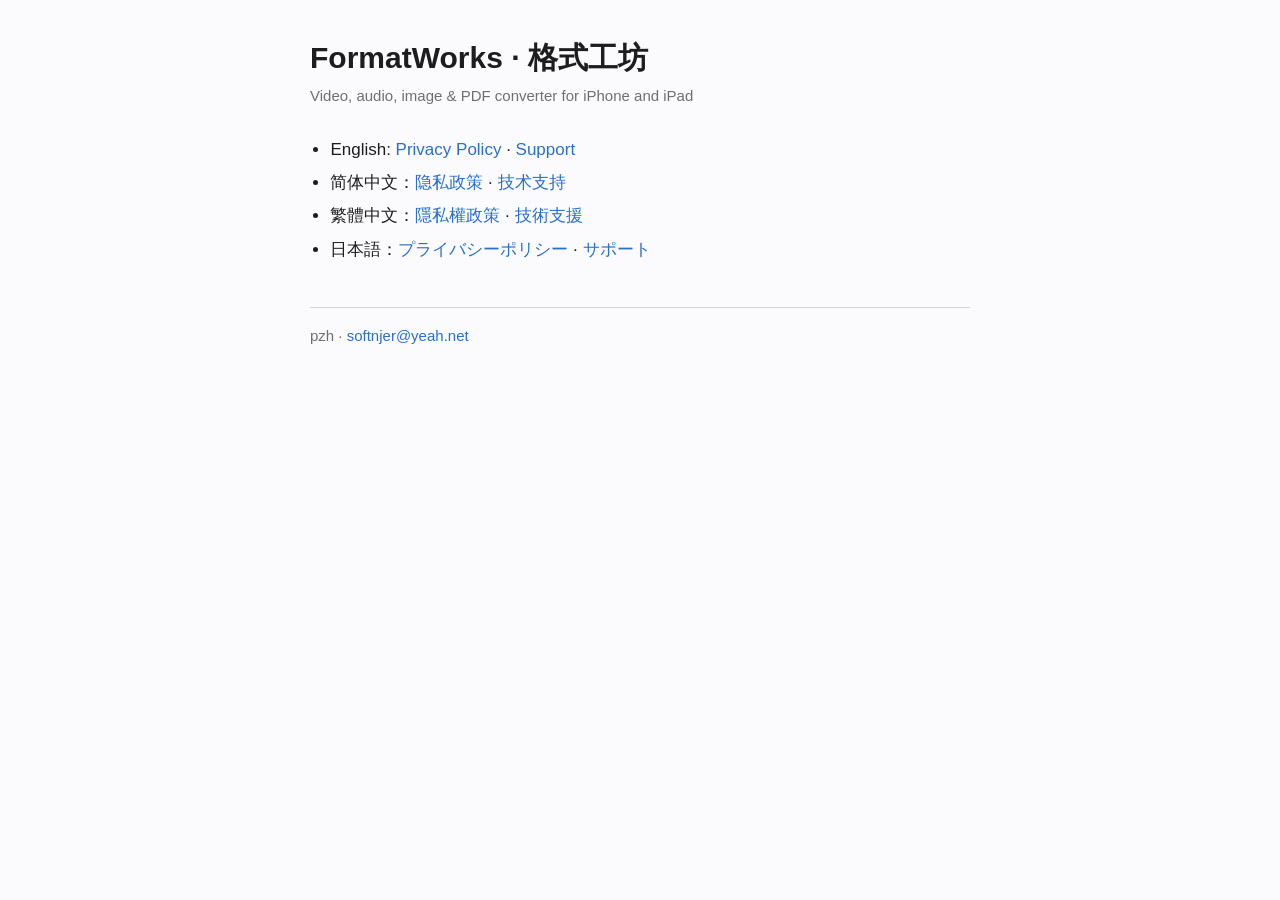
<file: index.html>
<!doctype html>
<html lang="en"><head><meta charset="utf-8"><meta name="viewport" content="width=device-width, initial-scale=1">
<title>FormatWorks</title><link rel="stylesheet" href="style.css"></head>
<body><main><header><h1>FormatWorks · 格式工坊</h1></header>
<p class="meta">Video, audio, image &amp; PDF converter for iPhone and iPad</p>
<ul><li>English: <a href="privacy/en.html">Privacy Policy</a> · <a href="support/en.html">Support</a></li><li>简体中文：<a href="privacy/zh-Hans.html">隐私政策</a> · <a href="support/zh-Hans.html">技术支持</a></li><li>繁體中文：<a href="privacy/zh-Hant.html">隱私權政策</a> · <a href="support/zh-Hant.html">技術支援</a></li><li>日本語：<a href="privacy/ja.html">プライバシーポリシー</a> · <a href="support/ja.html">サポート</a></li></ul>
<footer><div>pzh · <a href="mailto:softnjer@yeah.net">softnjer@yeah.net</a></div></footer></main></body></html>
</file>
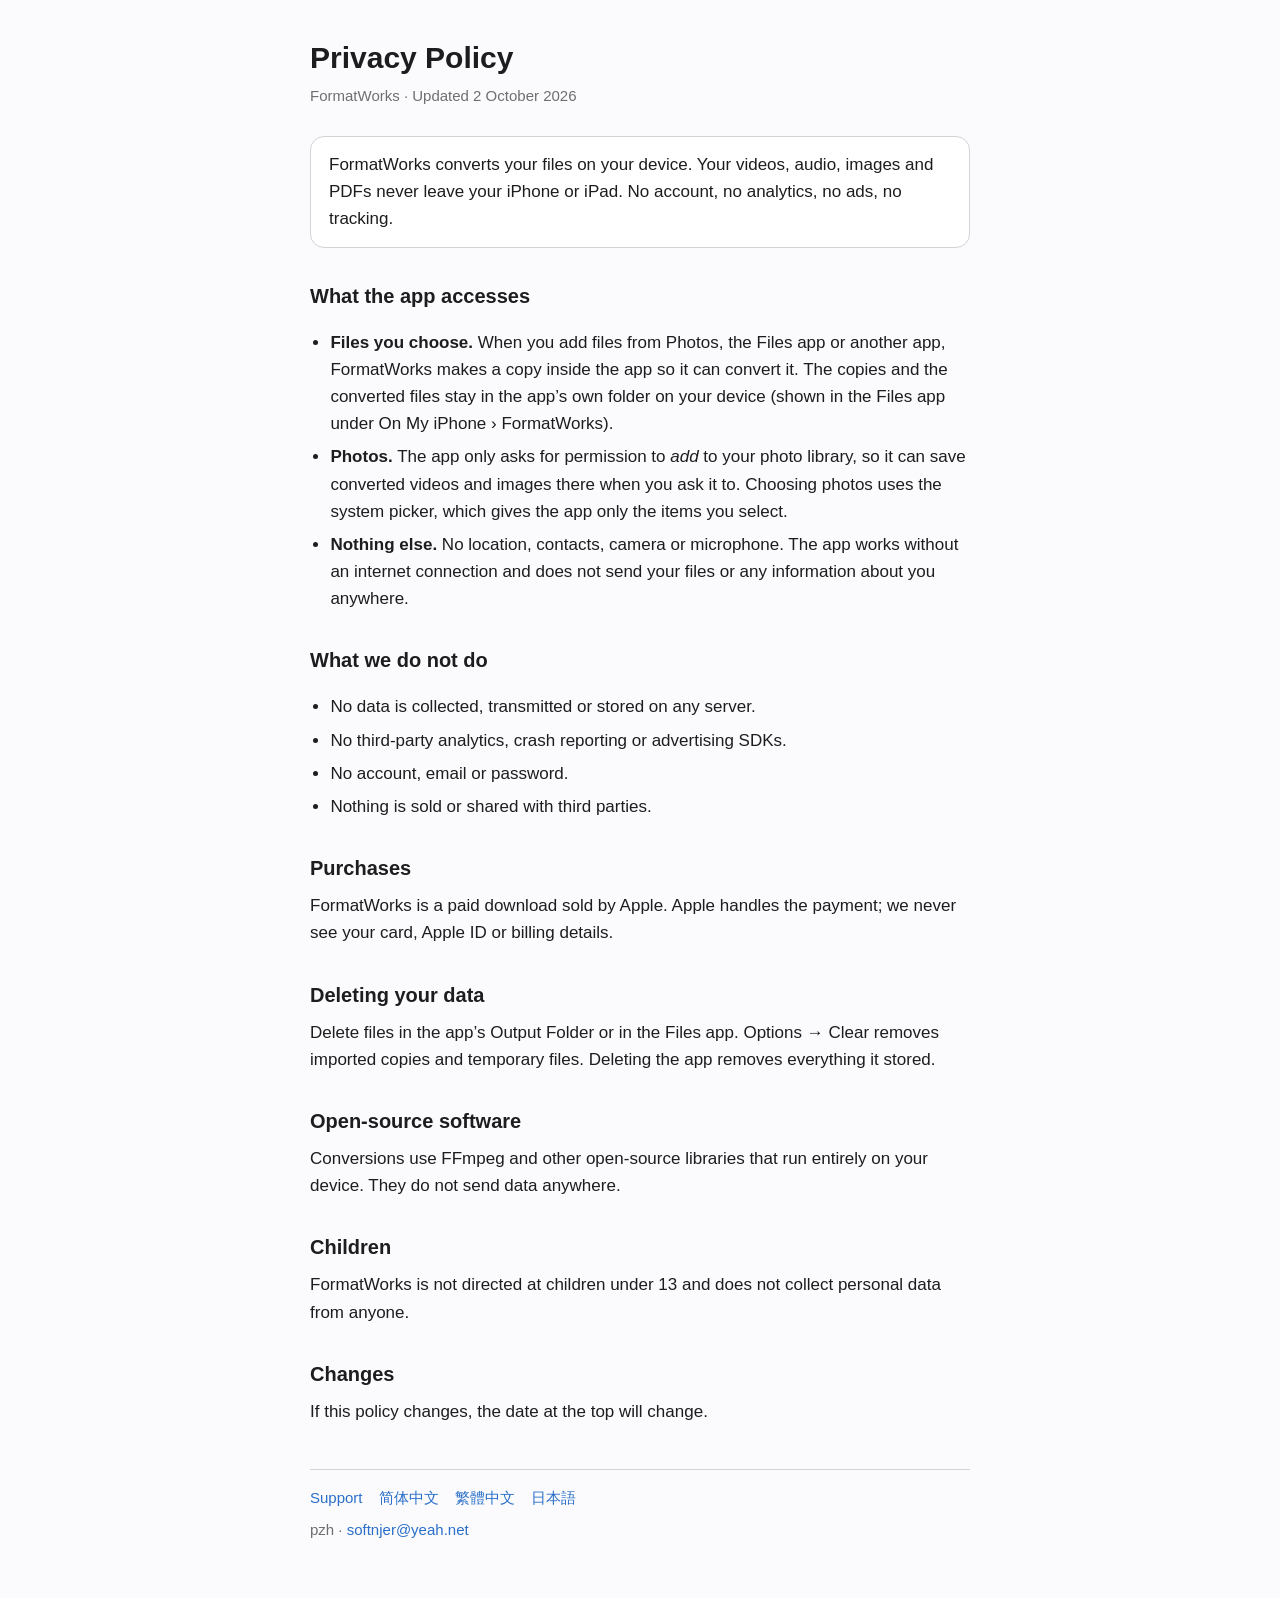
<file: privacy/en.html>
<!doctype html>
<html lang="en">
<head>
<meta charset="utf-8">
<meta name="viewport" content="width=device-width, initial-scale=1">
<title>Privacy Policy — FormatWorks</title>
<link rel="stylesheet" href="../style.css">
</head>
<body>
<main>
<header><h1>Privacy Policy</h1></header>
<p class="meta">FormatWorks · Updated 2 October 2026</p>
<p class="short">FormatWorks converts your files on your device. Your videos, audio, images and PDFs never leave your iPhone or iPad. No account, no analytics, no ads, no tracking.</p>
<h2>What the app accesses</h2>
<ul><li><b>Files you choose.</b> When you add files from Photos, the Files app or another app, FormatWorks makes a copy inside the app so it can convert it. The copies and the converted files stay in the app’s own folder on your device (shown in the Files app under On My iPhone › FormatWorks).</li><li><b>Photos.</b> The app only asks for permission to <i>add</i> to your photo library, so it can save converted videos and images there when you ask it to. Choosing photos uses the system picker, which gives the app only the items you select.</li><li><b>Nothing else.</b> No location, contacts, camera or microphone. The app works without an internet connection and does not send your files or any information about you anywhere.</li></ul>
<h2>What we do not do</h2>
<ul><li>No data is collected, transmitted or stored on any server.</li><li>No third-party analytics, crash reporting or advertising SDKs.</li><li>No account, email or password.</li><li>Nothing is sold or shared with third parties.</li></ul>
<h2>Purchases</h2>
<p>FormatWorks is a paid download sold by Apple. Apple handles the payment; we never see your card, Apple ID or billing details.</p>
<h2>Deleting your data</h2>
<p>Delete files in the app’s Output Folder or in the Files app. Options → Clear removes imported copies and temporary files. Deleting the app removes everything it stored.</p>
<h2>Open-source software</h2>
<p>Conversions use FFmpeg and other open-source libraries that run entirely on your device. They do not send data anywhere.</p>
<h2>Children</h2>
<p>FormatWorks is not directed at children under 13 and does not collect personal data from anyone.</p>
<h2>Changes</h2>
<p>If this policy changes, the date at the top will change.</p>
<footer>
<nav><a href="../support/en.html">Support</a> <a href="zh-Hans.html" lang="zh-Hans">简体中文</a> <a href="zh-Hant.html" lang="zh-Hant">繁體中文</a> <a href="ja.html" lang="ja">日本語</a></nav>
<div>pzh · <a href="mailto:softnjer@yeah.net">softnjer@yeah.net</a></div>
</footer>
</main>
</body>
</html>
</file>
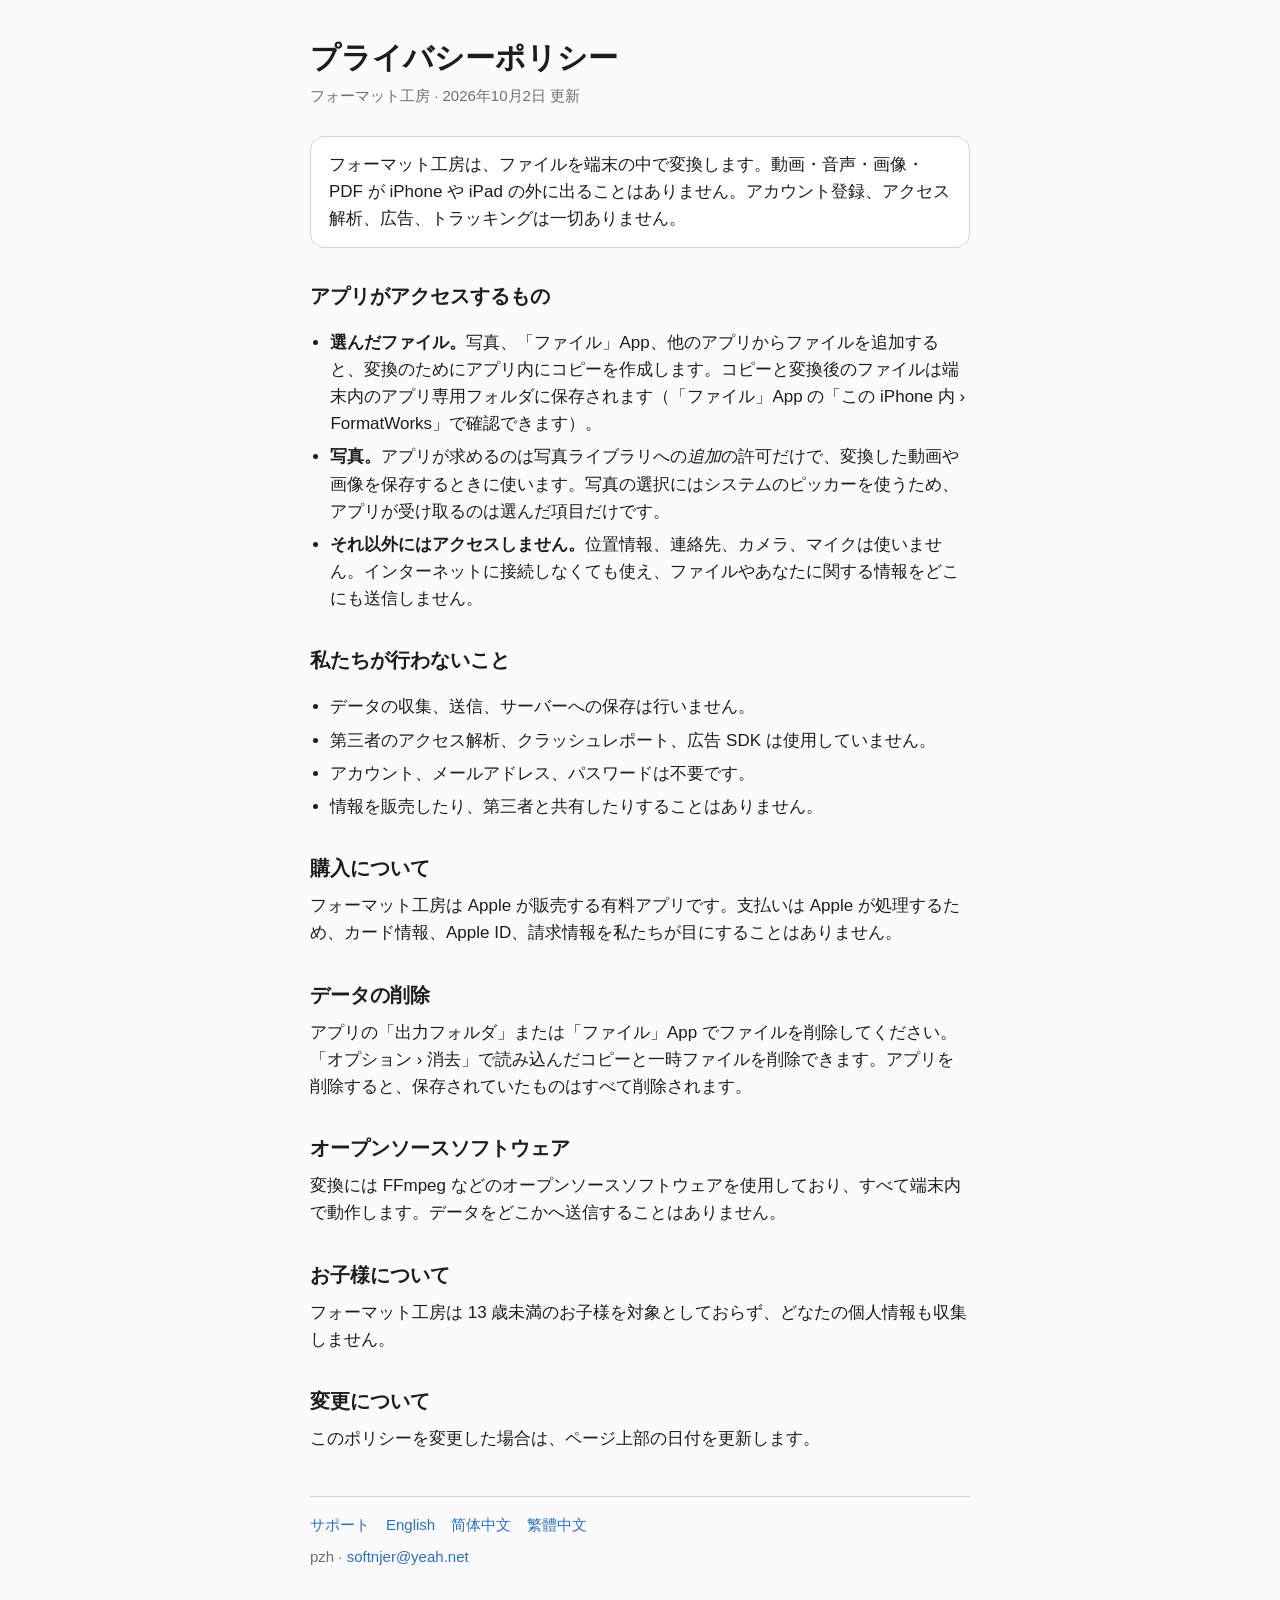
<file: privacy/ja.html>
<!doctype html>
<html lang="ja">
<head>
<meta charset="utf-8">
<meta name="viewport" content="width=device-width, initial-scale=1">
<title>プライバシーポリシー — フォーマット工房</title>
<link rel="stylesheet" href="../style.css">
</head>
<body>
<main>
<header><h1>プライバシーポリシー</h1></header>
<p class="meta">フォーマット工房 · 2026年10月2日 更新</p>
<p class="short">フォーマット工房は、ファイルを端末の中で変換します。動画・音声・画像・PDF が iPhone や iPad の外に出ることはありません。アカウント登録、アクセス解析、広告、トラッキングは一切ありません。</p>
<h2>アプリがアクセスするもの</h2>
<ul><li><b>選んだファイル。</b>写真、「ファイル」App、他のアプリからファイルを追加すると、変換のためにアプリ内にコピーを作成します。コピーと変換後のファイルは端末内のアプリ専用フォルダに保存されます（「ファイル」App の「この iPhone 内 › FormatWorks」で確認できます）。</li><li><b>写真。</b>アプリが求めるのは写真ライブラリへの<i>追加</i>の許可だけで、変換した動画や画像を保存するときに使います。写真の選択にはシステムのピッカーを使うため、アプリが受け取るのは選んだ項目だけです。</li><li><b>それ以外にはアクセスしません。</b>位置情報、連絡先、カメラ、マイクは使いません。インターネットに接続しなくても使え、ファイルやあなたに関する情報をどこにも送信しません。</li></ul>
<h2>私たちが行わないこと</h2>
<ul><li>データの収集、送信、サーバーへの保存は行いません。</li><li>第三者のアクセス解析、クラッシュレポート、広告 SDK は使用していません。</li><li>アカウント、メールアドレス、パスワードは不要です。</li><li>情報を販売したり、第三者と共有したりすることはありません。</li></ul>
<h2>購入について</h2>
<p>フォーマット工房は Apple が販売する有料アプリです。支払いは Apple が処理するため、カード情報、Apple ID、請求情報を私たちが目にすることはありません。</p>
<h2>データの削除</h2>
<p>アプリの「出力フォルダ」または「ファイル」App でファイルを削除してください。「オプション › 消去」で読み込んだコピーと一時ファイルを削除できます。アプリを削除すると、保存されていたものはすべて削除されます。</p>
<h2>オープンソースソフトウェア</h2>
<p>変換には FFmpeg などのオープンソースソフトウェアを使用しており、すべて端末内で動作します。データをどこかへ送信することはありません。</p>
<h2>お子様について</h2>
<p>フォーマット工房は 13 歳未満のお子様を対象としておらず、どなたの個人情報も収集しません。</p>
<h2>変更について</h2>
<p>このポリシーを変更した場合は、ページ上部の日付を更新します。</p>
<footer>
<nav><a href="../support/ja.html">サポート</a> <a href="en.html" lang="en">English</a> <a href="zh-Hans.html" lang="zh-Hans">简体中文</a> <a href="zh-Hant.html" lang="zh-Hant">繁體中文</a></nav>
<div>pzh · <a href="mailto:softnjer@yeah.net">softnjer@yeah.net</a></div>
</footer>
</main>
</body>
</html>
</file>
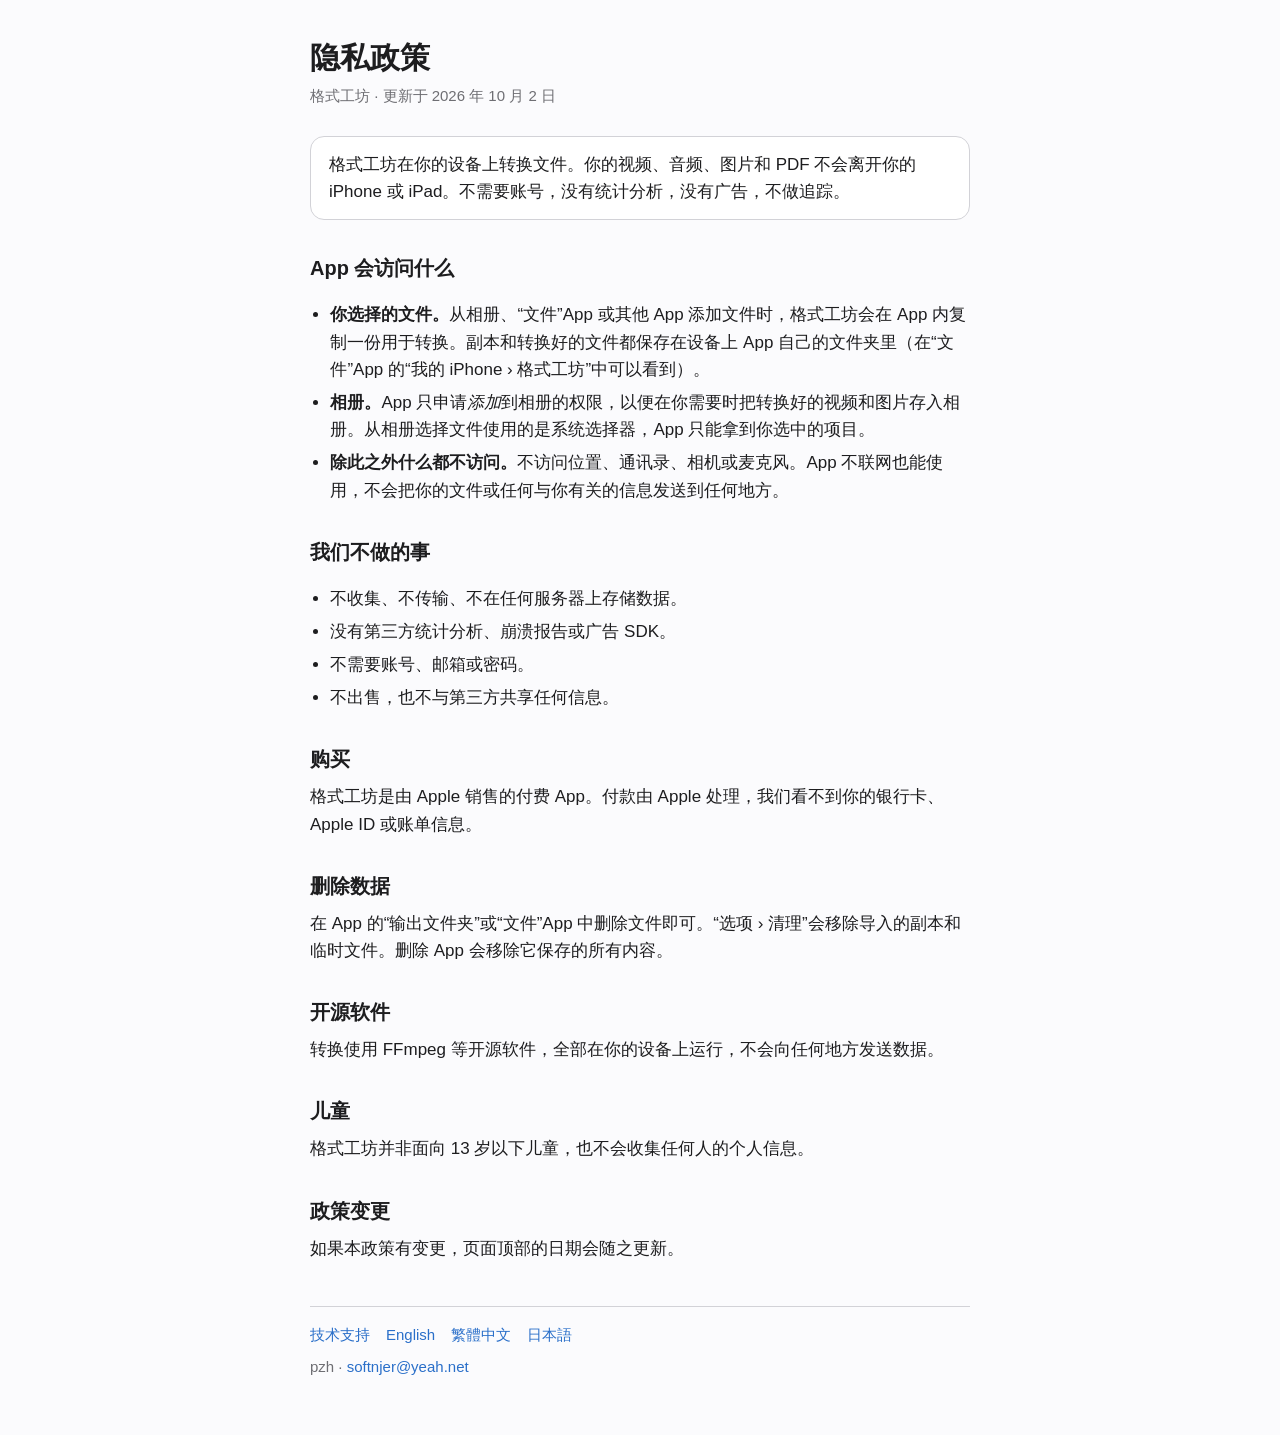
<file: privacy/zh-Hans.html>
<!doctype html>
<html lang="zh-Hans">
<head>
<meta charset="utf-8">
<meta name="viewport" content="width=device-width, initial-scale=1">
<title>隐私政策 — 格式工坊</title>
<link rel="stylesheet" href="../style.css">
</head>
<body>
<main>
<header><h1>隐私政策</h1></header>
<p class="meta">格式工坊 · 更新于 2026 年 10 月 2 日</p>
<p class="short">格式工坊在你的设备上转换文件。你的视频、音频、图片和 PDF 不会离开你的 iPhone 或 iPad。不需要账号，没有统计分析，没有广告，不做追踪。</p>
<h2>App 会访问什么</h2>
<ul><li><b>你选择的文件。</b>从相册、“文件”App 或其他 App 添加文件时，格式工坊会在 App 内复制一份用于转换。副本和转换好的文件都保存在设备上 App 自己的文件夹里（在“文件”App 的“我的 iPhone › 格式工坊”中可以看到）。</li><li><b>相册。</b>App 只申请<i>添加</i>到相册的权限，以便在你需要时把转换好的视频和图片存入相册。从相册选择文件使用的是系统选择器，App 只能拿到你选中的项目。</li><li><b>除此之外什么都不访问。</b>不访问位置、通讯录、相机或麦克风。App 不联网也能使用，不会把你的文件或任何与你有关的信息发送到任何地方。</li></ul>
<h2>我们不做的事</h2>
<ul><li>不收集、不传输、不在任何服务器上存储数据。</li><li>没有第三方统计分析、崩溃报告或广告 SDK。</li><li>不需要账号、邮箱或密码。</li><li>不出售，也不与第三方共享任何信息。</li></ul>
<h2>购买</h2>
<p>格式工坊是由 Apple 销售的付费 App。付款由 Apple 处理，我们看不到你的银行卡、Apple ID 或账单信息。</p>
<h2>删除数据</h2>
<p>在 App 的“输出文件夹”或“文件”App 中删除文件即可。“选项 › 清理”会移除导入的副本和临时文件。删除 App 会移除它保存的所有内容。</p>
<h2>开源软件</h2>
<p>转换使用 FFmpeg 等开源软件，全部在你的设备上运行，不会向任何地方发送数据。</p>
<h2>儿童</h2>
<p>格式工坊并非面向 13 岁以下儿童，也不会收集任何人的个人信息。</p>
<h2>政策变更</h2>
<p>如果本政策有变更，页面顶部的日期会随之更新。</p>
<footer>
<nav><a href="../support/zh-Hans.html">技术支持</a> <a href="en.html" lang="en">English</a> <a href="zh-Hant.html" lang="zh-Hant">繁體中文</a> <a href="ja.html" lang="ja">日本語</a></nav>
<div>pzh · <a href="mailto:softnjer@yeah.net">softnjer@yeah.net</a></div>
</footer>
</main>
</body>
</html>
</file>
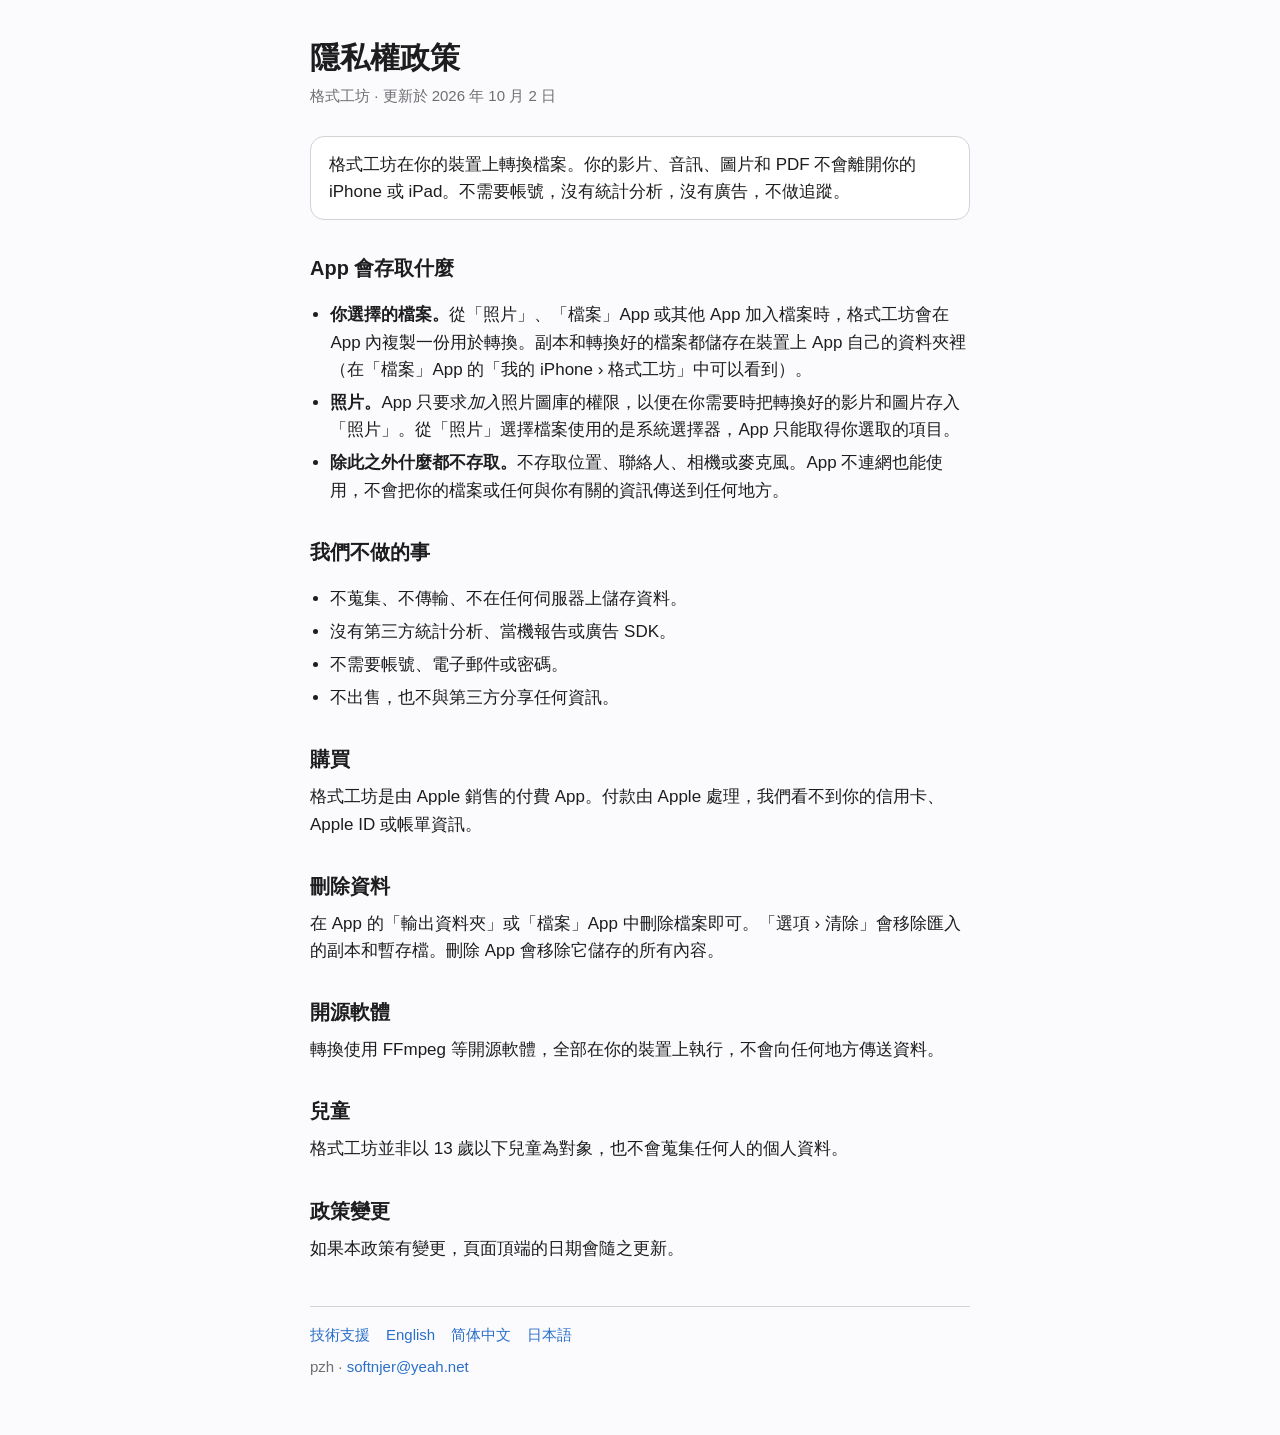
<file: privacy/zh-Hant.html>
<!doctype html>
<html lang="zh-Hant">
<head>
<meta charset="utf-8">
<meta name="viewport" content="width=device-width, initial-scale=1">
<title>隱私權政策 — 格式工坊</title>
<link rel="stylesheet" href="../style.css">
</head>
<body>
<main>
<header><h1>隱私權政策</h1></header>
<p class="meta">格式工坊 · 更新於 2026 年 10 月 2 日</p>
<p class="short">格式工坊在你的裝置上轉換檔案。你的影片、音訊、圖片和 PDF 不會離開你的 iPhone 或 iPad。不需要帳號，沒有統計分析，沒有廣告，不做追蹤。</p>
<h2>App 會存取什麼</h2>
<ul><li><b>你選擇的檔案。</b>從「照片」、「檔案」App 或其他 App 加入檔案時，格式工坊會在 App 內複製一份用於轉換。副本和轉換好的檔案都儲存在裝置上 App 自己的資料夾裡（在「檔案」App 的「我的 iPhone › 格式工坊」中可以看到）。</li><li><b>照片。</b>App 只要求<i>加入</i>照片圖庫的權限，以便在你需要時把轉換好的影片和圖片存入「照片」。從「照片」選擇檔案使用的是系統選擇器，App 只能取得你選取的項目。</li><li><b>除此之外什麼都不存取。</b>不存取位置、聯絡人、相機或麥克風。App 不連網也能使用，不會把你的檔案或任何與你有關的資訊傳送到任何地方。</li></ul>
<h2>我們不做的事</h2>
<ul><li>不蒐集、不傳輸、不在任何伺服器上儲存資料。</li><li>沒有第三方統計分析、當機報告或廣告 SDK。</li><li>不需要帳號、電子郵件或密碼。</li><li>不出售，也不與第三方分享任何資訊。</li></ul>
<h2>購買</h2>
<p>格式工坊是由 Apple 銷售的付費 App。付款由 Apple 處理，我們看不到你的信用卡、Apple ID 或帳單資訊。</p>
<h2>刪除資料</h2>
<p>在 App 的「輸出資料夾」或「檔案」App 中刪除檔案即可。「選項 › 清除」會移除匯入的副本和暫存檔。刪除 App 會移除它儲存的所有內容。</p>
<h2>開源軟體</h2>
<p>轉換使用 FFmpeg 等開源軟體，全部在你的裝置上執行，不會向任何地方傳送資料。</p>
<h2>兒童</h2>
<p>格式工坊並非以 13 歲以下兒童為對象，也不會蒐集任何人的個人資料。</p>
<h2>政策變更</h2>
<p>如果本政策有變更，頁面頂端的日期會隨之更新。</p>
<footer>
<nav><a href="../support/zh-Hant.html">技術支援</a> <a href="en.html" lang="en">English</a> <a href="zh-Hans.html" lang="zh-Hans">简体中文</a> <a href="ja.html" lang="ja">日本語</a></nav>
<div>pzh · <a href="mailto:softnjer@yeah.net">softnjer@yeah.net</a></div>
</footer>
</main>
</body>
</html>
</file>
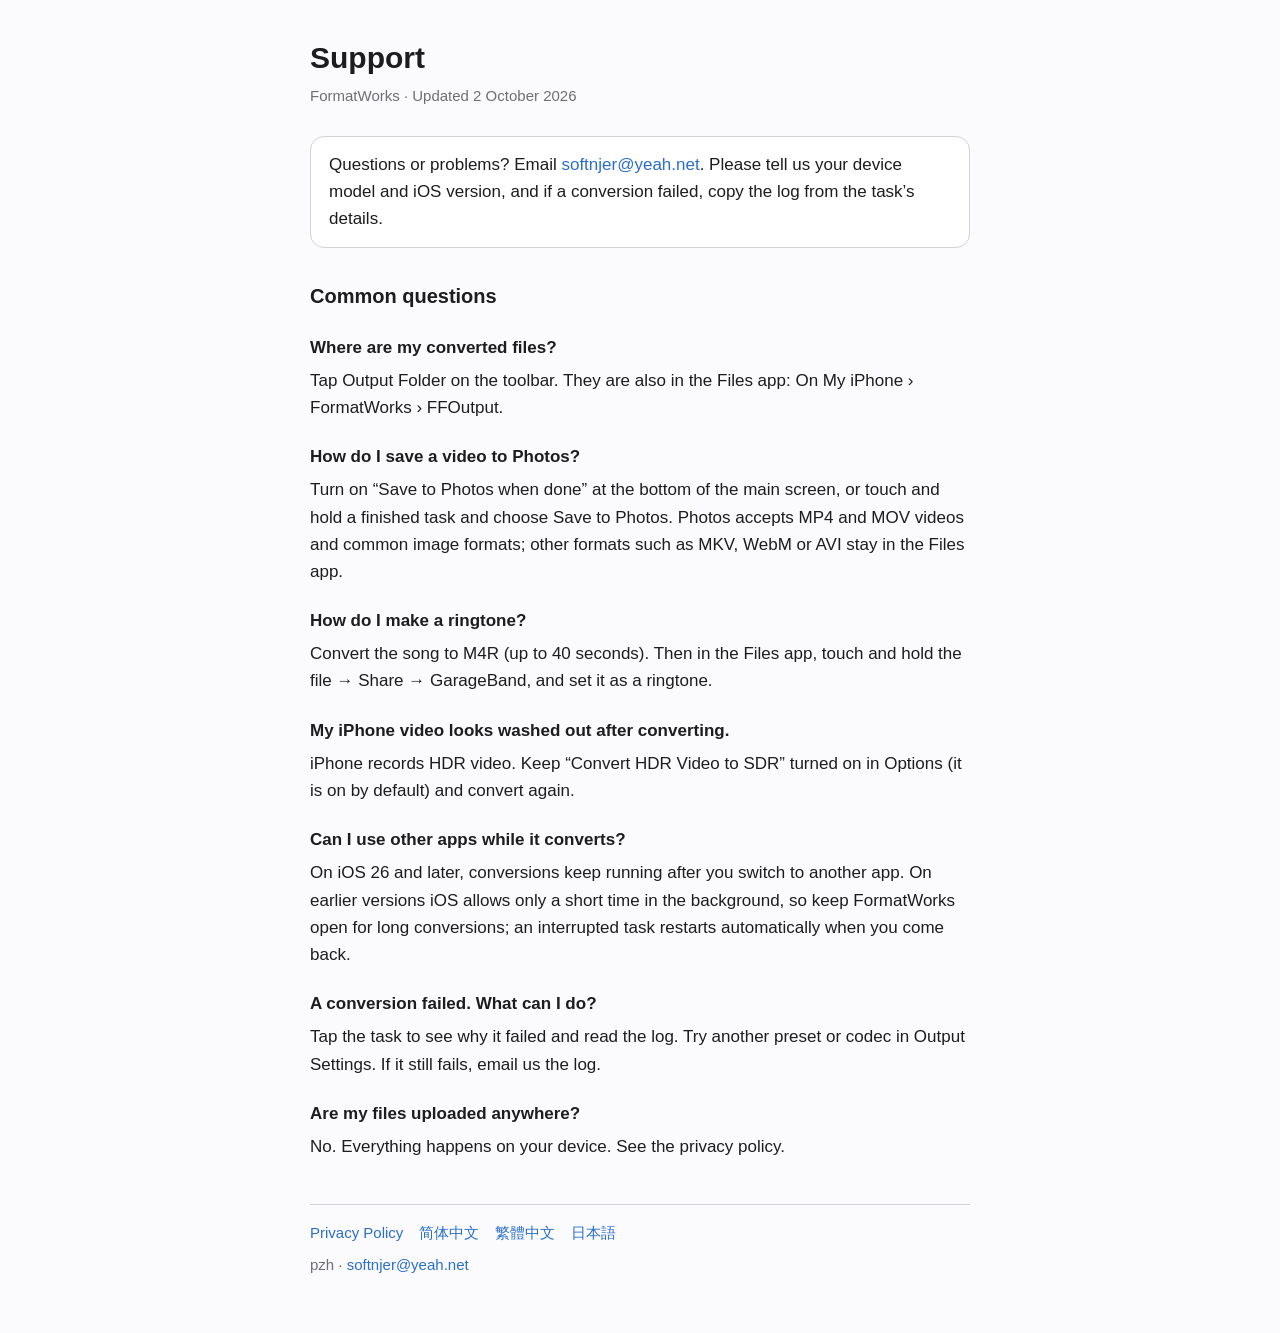
<file: support/en.html>
<!doctype html>
<html lang="en">
<head>
<meta charset="utf-8">
<meta name="viewport" content="width=device-width, initial-scale=1">
<title>Support — FormatWorks</title>
<link rel="stylesheet" href="../style.css">
</head>
<body>
<main>
<header><h1>Support</h1></header>
<p class="meta">FormatWorks · Updated 2 October 2026</p>
<p class="short">Questions or problems? Email <a href="mailto:softnjer@yeah.net">softnjer@yeah.net</a>. Please tell us your device model and iOS version, and if a conversion failed, copy the log from the task’s details.</p>
<h2>Common questions</h2>
<h3>Where are my converted files?</h3>
<p>Tap Output Folder on the toolbar. They are also in the Files app: On My iPhone › FormatWorks › FFOutput.</p>
<h3>How do I save a video to Photos?</h3>
<p>Turn on “Save to Photos when done” at the bottom of the main screen, or touch and hold a finished task and choose Save to Photos. Photos accepts MP4 and MOV videos and common image formats; other formats such as MKV, WebM or AVI stay in the Files app.</p>
<h3>How do I make a ringtone?</h3>
<p>Convert the song to M4R (up to 40 seconds). Then in the Files app, touch and hold the file → Share → GarageBand, and set it as a ringtone.</p>
<h3>My iPhone video looks washed out after converting.</h3>
<p>iPhone records HDR video. Keep “Convert HDR Video to SDR” turned on in Options (it is on by default) and convert again.</p>
<h3>Can I use other apps while it converts?</h3>
<p>On iOS 26 and later, conversions keep running after you switch to another app. On earlier versions iOS allows only a short time in the background, so keep FormatWorks open for long conversions; an interrupted task restarts automatically when you come back.</p>
<h3>A conversion failed. What can I do?</h3>
<p>Tap the task to see why it failed and read the log. Try another preset or codec in Output Settings. If it still fails, email us the log.</p>
<h3>Are my files uploaded anywhere?</h3>
<p>No. Everything happens on your device. See the privacy policy.</p>
<footer>
<nav><a href="../privacy/en.html">Privacy Policy</a> <a href="zh-Hans.html" lang="zh-Hans">简体中文</a> <a href="zh-Hant.html" lang="zh-Hant">繁體中文</a> <a href="ja.html" lang="ja">日本語</a></nav>
<div>pzh · <a href="mailto:softnjer@yeah.net">softnjer@yeah.net</a></div>
</footer>
</main>
</body>
</html>
</file>
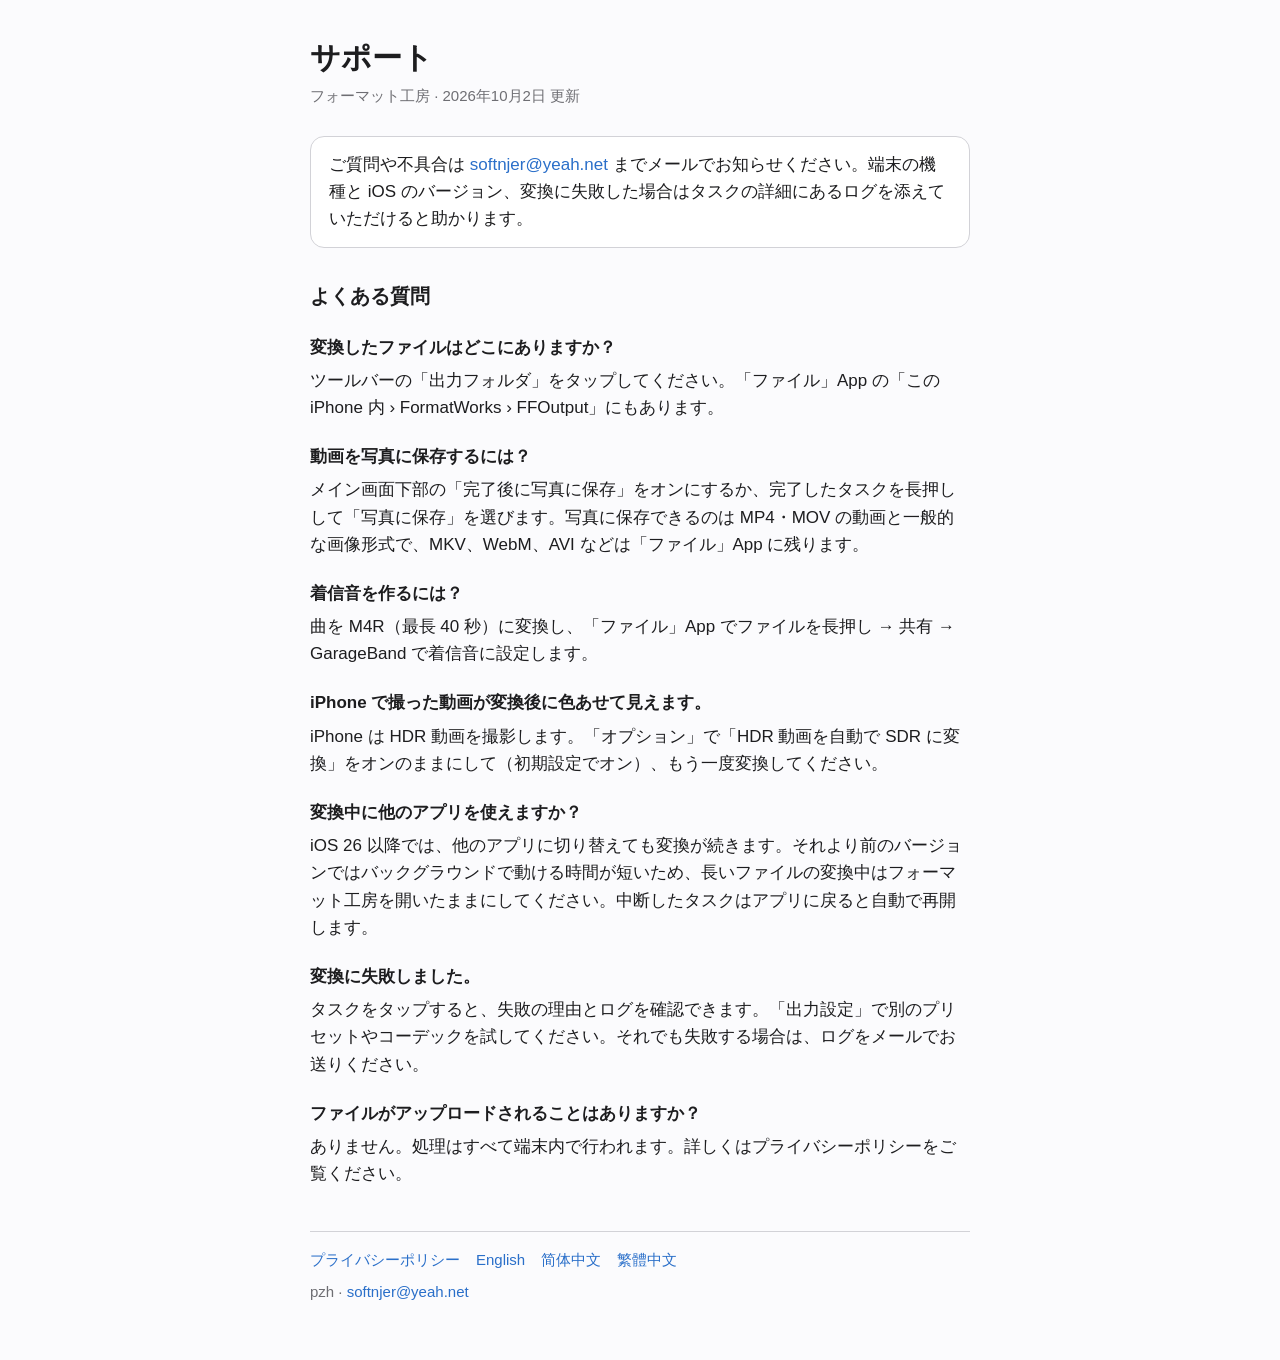
<file: support/ja.html>
<!doctype html>
<html lang="ja">
<head>
<meta charset="utf-8">
<meta name="viewport" content="width=device-width, initial-scale=1">
<title>サポート — フォーマット工房</title>
<link rel="stylesheet" href="../style.css">
</head>
<body>
<main>
<header><h1>サポート</h1></header>
<p class="meta">フォーマット工房 · 2026年10月2日 更新</p>
<p class="short">ご質問や不具合は <a href="mailto:softnjer@yeah.net">softnjer@yeah.net</a> までメールでお知らせください。端末の機種と iOS のバージョン、変換に失敗した場合はタスクの詳細にあるログを添えていただけると助かります。</p>
<h2>よくある質問</h2>
<h3>変換したファイルはどこにありますか？</h3>
<p>ツールバーの「出力フォルダ」をタップしてください。「ファイル」App の「この iPhone 内 › FormatWorks › FFOutput」にもあります。</p>
<h3>動画を写真に保存するには？</h3>
<p>メイン画面下部の「完了後に写真に保存」をオンにするか、完了したタスクを長押しして「写真に保存」を選びます。写真に保存できるのは MP4・MOV の動画と一般的な画像形式で、MKV、WebM、AVI などは「ファイル」App に残ります。</p>
<h3>着信音を作るには？</h3>
<p>曲を M4R（最長 40 秒）に変換し、「ファイル」App でファイルを長押し → 共有 → GarageBand で着信音に設定します。</p>
<h3>iPhone で撮った動画が変換後に色あせて見えます。</h3>
<p>iPhone は HDR 動画を撮影します。「オプション」で「HDR 動画を自動で SDR に変換」をオンのままにして（初期設定でオン）、もう一度変換してください。</p>
<h3>変換中に他のアプリを使えますか？</h3>
<p>iOS 26 以降では、他のアプリに切り替えても変換が続きます。それより前のバージョンではバックグラウンドで動ける時間が短いため、長いファイルの変換中はフォーマット工房を開いたままにしてください。中断したタスクはアプリに戻ると自動で再開します。</p>
<h3>変換に失敗しました。</h3>
<p>タスクをタップすると、失敗の理由とログを確認できます。「出力設定」で別のプリセットやコーデックを試してください。それでも失敗する場合は、ログをメールでお送りください。</p>
<h3>ファイルがアップロードされることはありますか？</h3>
<p>ありません。処理はすべて端末内で行われます。詳しくはプライバシーポリシーをご覧ください。</p>
<footer>
<nav><a href="../privacy/ja.html">プライバシーポリシー</a> <a href="en.html" lang="en">English</a> <a href="zh-Hans.html" lang="zh-Hans">简体中文</a> <a href="zh-Hant.html" lang="zh-Hant">繁體中文</a></nav>
<div>pzh · <a href="mailto:softnjer@yeah.net">softnjer@yeah.net</a></div>
</footer>
</main>
</body>
</html>
</file>
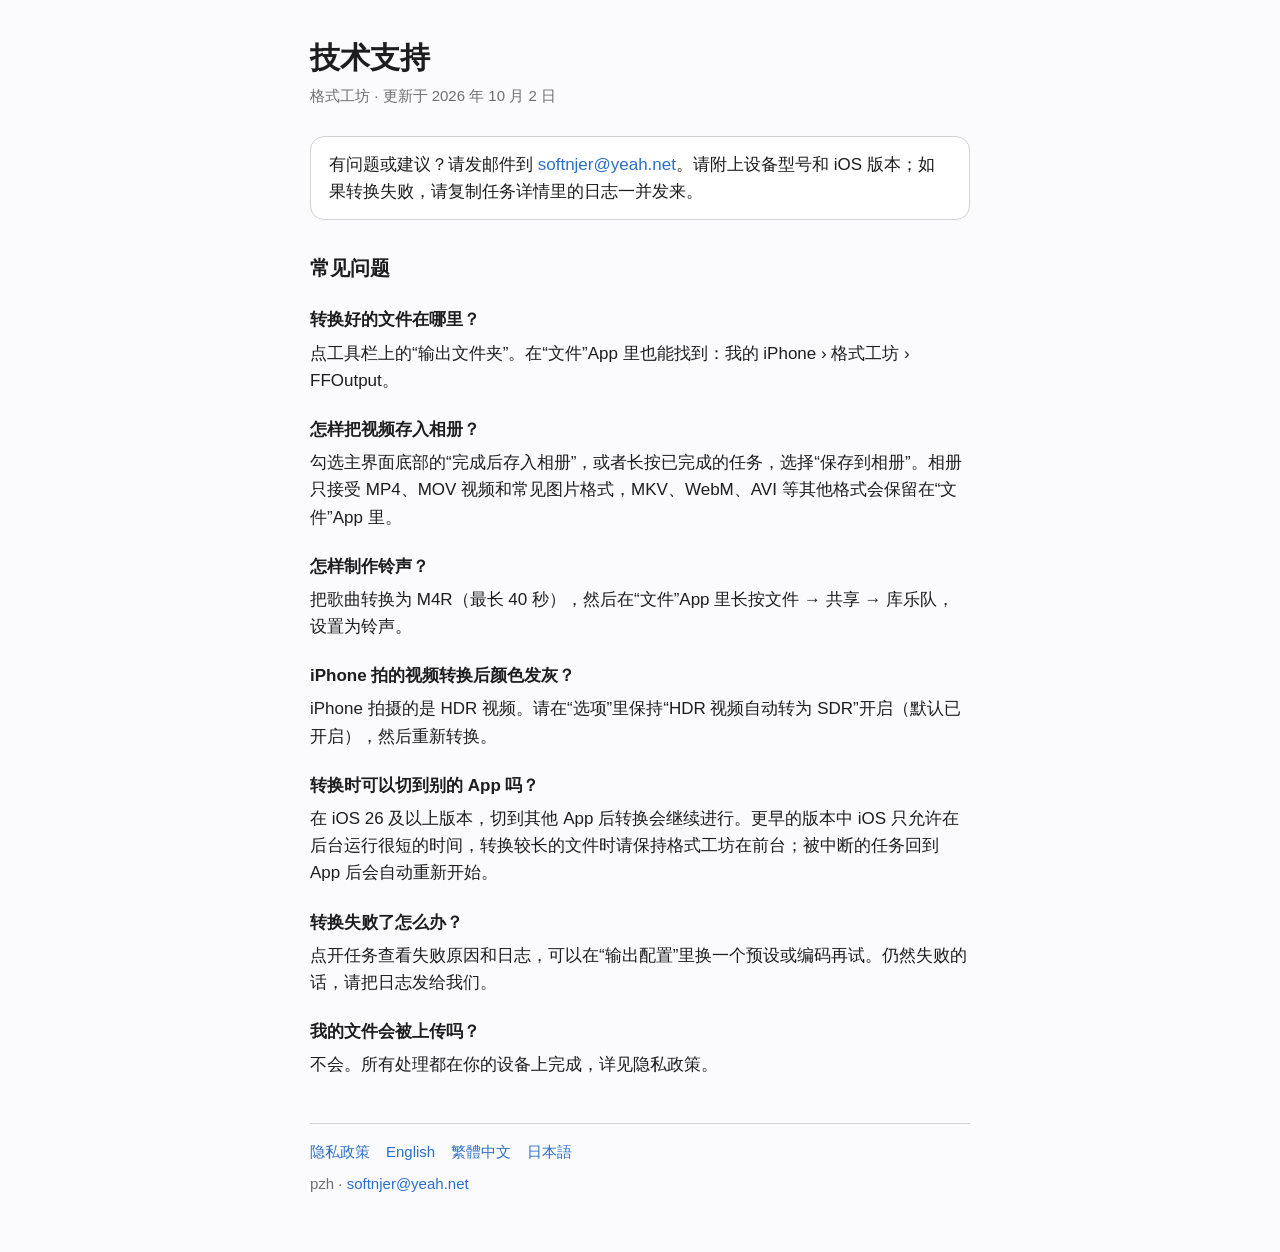
<file: support/zh-Hans.html>
<!doctype html>
<html lang="zh-Hans">
<head>
<meta charset="utf-8">
<meta name="viewport" content="width=device-width, initial-scale=1">
<title>技术支持 — 格式工坊</title>
<link rel="stylesheet" href="../style.css">
</head>
<body>
<main>
<header><h1>技术支持</h1></header>
<p class="meta">格式工坊 · 更新于 2026 年 10 月 2 日</p>
<p class="short">有问题或建议？请发邮件到 <a href="mailto:softnjer@yeah.net">softnjer@yeah.net</a>。请附上设备型号和 iOS 版本；如果转换失败，请复制任务详情里的日志一并发来。</p>
<h2>常见问题</h2>
<h3>转换好的文件在哪里？</h3>
<p>点工具栏上的“输出文件夹”。在“文件”App 里也能找到：我的 iPhone › 格式工坊 › FFOutput。</p>
<h3>怎样把视频存入相册？</h3>
<p>勾选主界面底部的“完成后存入相册”，或者长按已完成的任务，选择“保存到相册”。相册只接受 MP4、MOV 视频和常见图片格式，MKV、WebM、AVI 等其他格式会保留在“文件”App 里。</p>
<h3>怎样制作铃声？</h3>
<p>把歌曲转换为 M4R（最长 40 秒），然后在“文件”App 里长按文件 → 共享 → 库乐队，设置为铃声。</p>
<h3>iPhone 拍的视频转换后颜色发灰？</h3>
<p>iPhone 拍摄的是 HDR 视频。请在“选项”里保持“HDR 视频自动转为 SDR”开启（默认已开启），然后重新转换。</p>
<h3>转换时可以切到别的 App 吗？</h3>
<p>在 iOS 26 及以上版本，切到其他 App 后转换会继续进行。更早的版本中 iOS 只允许在后台运行很短的时间，转换较长的文件时请保持格式工坊在前台；被中断的任务回到 App 后会自动重新开始。</p>
<h3>转换失败了怎么办？</h3>
<p>点开任务查看失败原因和日志，可以在“输出配置”里换一个预设或编码再试。仍然失败的话，请把日志发给我们。</p>
<h3>我的文件会被上传吗？</h3>
<p>不会。所有处理都在你的设备上完成，详见隐私政策。</p>
<footer>
<nav><a href="../privacy/zh-Hans.html">隐私政策</a> <a href="en.html" lang="en">English</a> <a href="zh-Hant.html" lang="zh-Hant">繁體中文</a> <a href="ja.html" lang="ja">日本語</a></nav>
<div>pzh · <a href="mailto:softnjer@yeah.net">softnjer@yeah.net</a></div>
</footer>
</main>
</body>
</html>
</file>
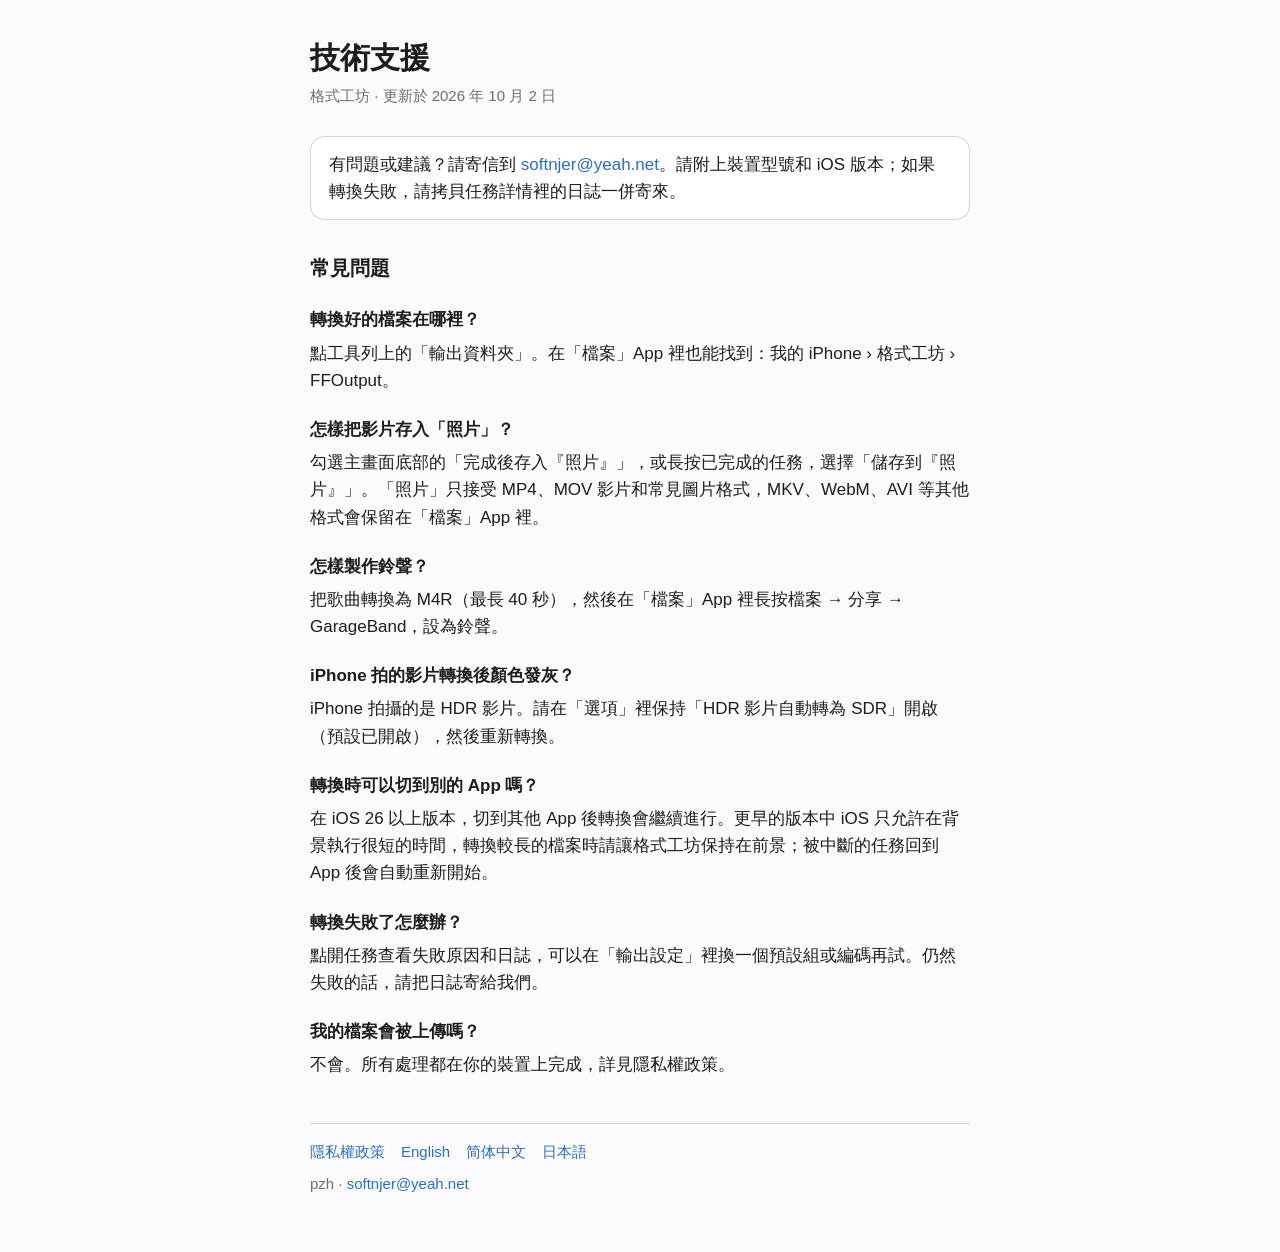
<file: support/zh-Hant.html>
<!doctype html>
<html lang="zh-Hant">
<head>
<meta charset="utf-8">
<meta name="viewport" content="width=device-width, initial-scale=1">
<title>技術支援 — 格式工坊</title>
<link rel="stylesheet" href="../style.css">
</head>
<body>
<main>
<header><h1>技術支援</h1></header>
<p class="meta">格式工坊 · 更新於 2026 年 10 月 2 日</p>
<p class="short">有問題或建議？請寄信到 <a href="mailto:softnjer@yeah.net">softnjer@yeah.net</a>。請附上裝置型號和 iOS 版本；如果轉換失敗，請拷貝任務詳情裡的日誌一併寄來。</p>
<h2>常見問題</h2>
<h3>轉換好的檔案在哪裡？</h3>
<p>點工具列上的「輸出資料夾」。在「檔案」App 裡也能找到：我的 iPhone › 格式工坊 › FFOutput。</p>
<h3>怎樣把影片存入「照片」？</h3>
<p>勾選主畫面底部的「完成後存入『照片』」，或長按已完成的任務，選擇「儲存到『照片』」。「照片」只接受 MP4、MOV 影片和常見圖片格式，MKV、WebM、AVI 等其他格式會保留在「檔案」App 裡。</p>
<h3>怎樣製作鈴聲？</h3>
<p>把歌曲轉換為 M4R（最長 40 秒），然後在「檔案」App 裡長按檔案 → 分享 → GarageBand，設為鈴聲。</p>
<h3>iPhone 拍的影片轉換後顏色發灰？</h3>
<p>iPhone 拍攝的是 HDR 影片。請在「選項」裡保持「HDR 影片自動轉為 SDR」開啟（預設已開啟），然後重新轉換。</p>
<h3>轉換時可以切到別的 App 嗎？</h3>
<p>在 iOS 26 以上版本，切到其他 App 後轉換會繼續進行。更早的版本中 iOS 只允許在背景執行很短的時間，轉換較長的檔案時請讓格式工坊保持在前景；被中斷的任務回到 App 後會自動重新開始。</p>
<h3>轉換失敗了怎麼辦？</h3>
<p>點開任務查看失敗原因和日誌，可以在「輸出設定」裡換一個預設組或編碼再試。仍然失敗的話，請把日誌寄給我們。</p>
<h3>我的檔案會被上傳嗎？</h3>
<p>不會。所有處理都在你的裝置上完成，詳見隱私權政策。</p>
<footer>
<nav><a href="../privacy/zh-Hant.html">隱私權政策</a> <a href="en.html" lang="en">English</a> <a href="zh-Hans.html" lang="zh-Hans">简体中文</a> <a href="ja.html" lang="ja">日本語</a></nav>
<div>pzh · <a href="mailto:softnjer@yeah.net">softnjer@yeah.net</a></div>
</footer>
</main>
</body>
</html>
</file>
<file: style.css>
:root { color-scheme: light dark; --bg:#fbfbfd; --fg:#1d1d1f; --muted:#6e6e73; --line:#d2d2d7; --accent:#2a6fc9; --card:#ffffff; }
@media (prefers-color-scheme: dark) { :root { --bg:#111113; --fg:#f5f5f7; --muted:#a1a1a6; --line:#3a3a3c; --accent:#5b9bff; --card:#1c1c1e; } }
* { box-sizing: border-box; }
body { margin:0; background:var(--bg); color:var(--fg); font:17px/1.6 -apple-system, BlinkMacSystemFont, "Helvetica Neue", "PingFang SC", "Hiragino Sans", sans-serif; }
main { max-width: 700px; margin: 0 auto; padding: 40px 20px 56px; }
header { display:flex; align-items:center; gap:14px; margin-bottom: 8px; }
h1 { font-size: 30px; line-height:1.2; margin: 0; }
.meta { color: var(--muted); font-size: 15px; margin: 4px 0 28px; }
h2 { font-size: 20px; margin: 32px 0 8px; }
h3 { font-size: 17px; margin: 22px 0 4px; }
p, li { margin: 6px 0; }
ul { padding-left: 1.2em; }
.short { background: var(--card); border: 1px solid var(--line); border-radius: 14px; padding: 14px 18px; }
a { color: var(--accent); text-decoration: none; }
a:hover { text-decoration: underline; }
footer { margin-top: 44px; padding-top: 16px; border-top: 1px solid var(--line); color: var(--muted); font-size: 15px; }
footer nav { display:flex; flex-wrap:wrap; gap: 6px 16px; margin-bottom: 8px; }
</file>
